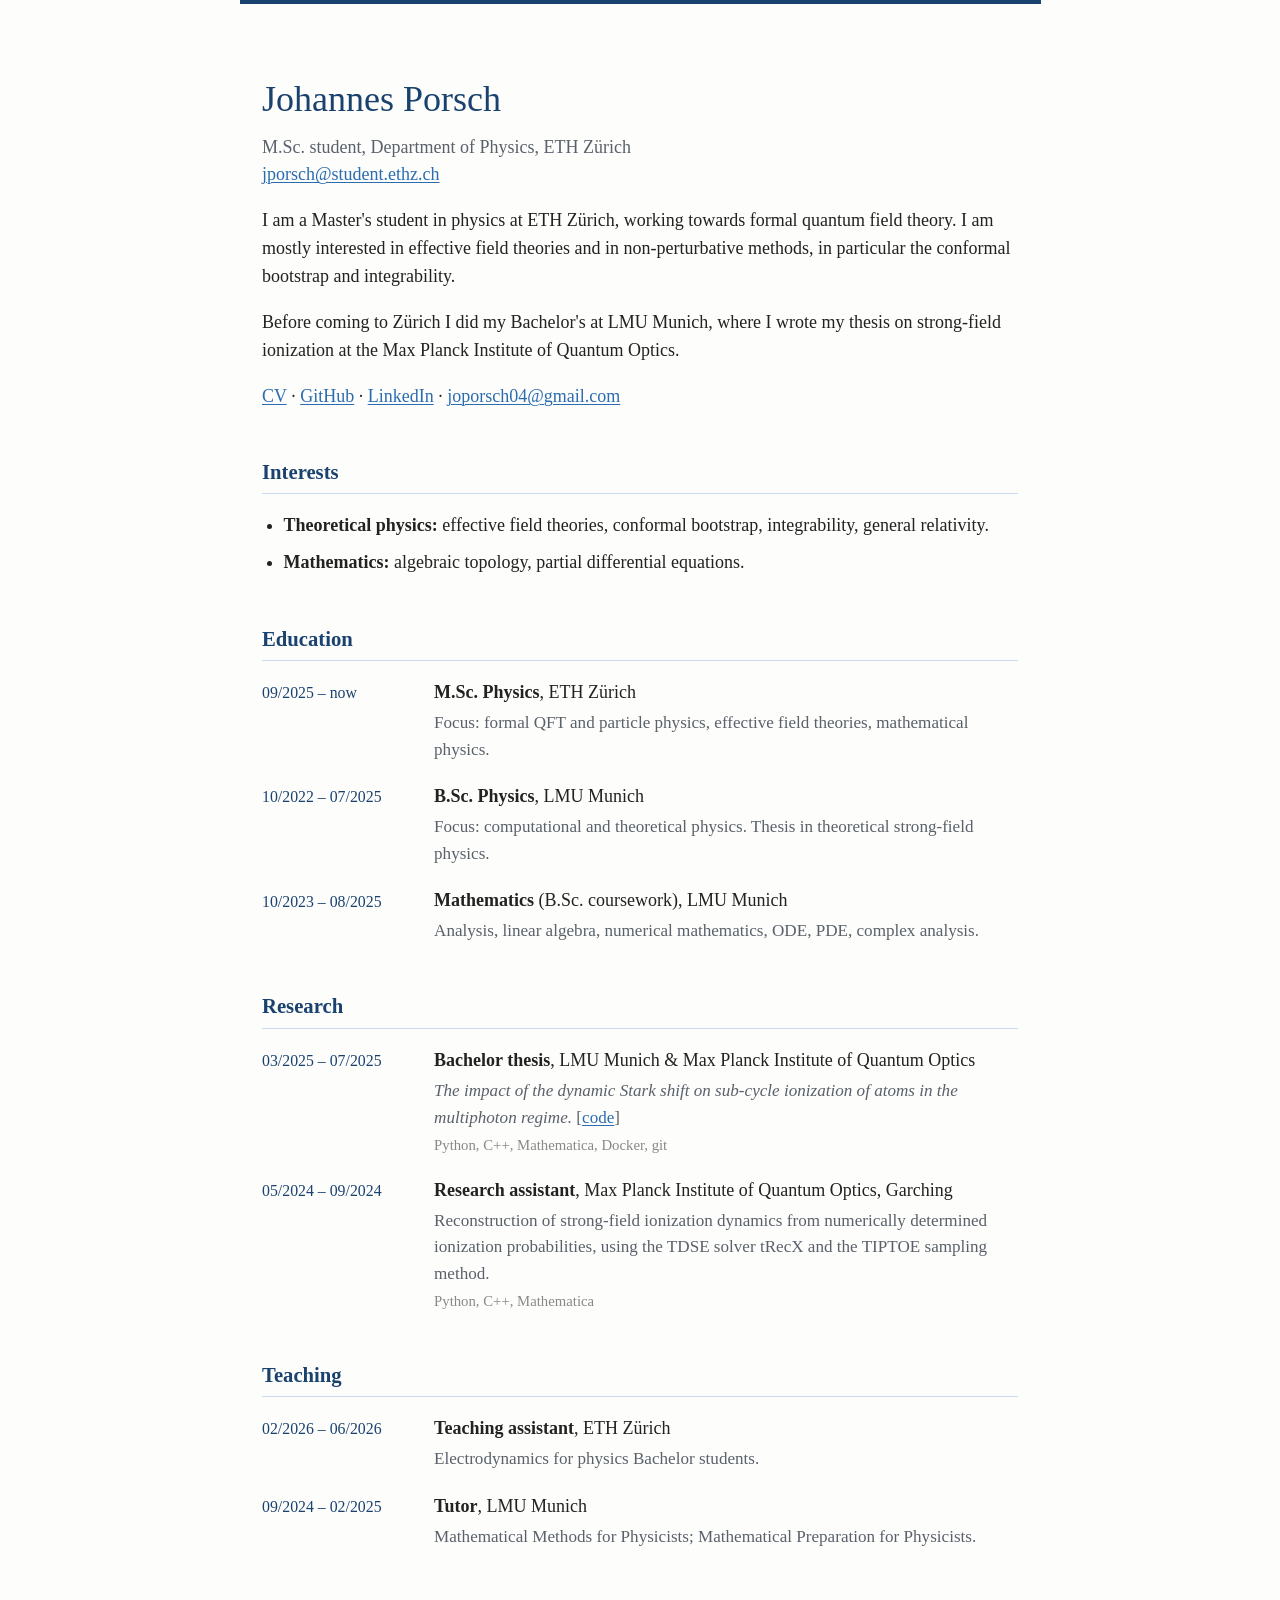
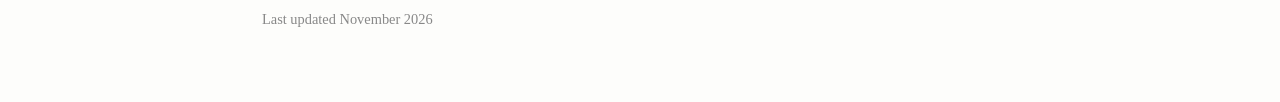
<file: index.html>
<!DOCTYPE html>
<html lang="en">
<head>
<meta charset="UTF-8">
<meta name="viewport" content="width=device-width, initial-scale=1.0">
<title>Johannes Porsch</title>
<meta name="description" content="Johannes Porsch, M.Sc. student in theoretical physics at ETH Zürich.">
<link rel="stylesheet" href="styles.css">
</head>
<body>
<main>

<header>
  <h1>Johannes Porsch</h1>
  <p class="affil">
    M.Sc. student, Department of Physics, ETH Zürich<br>
    <a href="mailto:jporsch@student.ethz.ch">jporsch@student.ethz.ch</a>
  </p>
</header>

<p>
  I am a Master's student in physics at ETH Zürich, working towards formal quantum field theory.
  I am mostly interested in effective field theories and in non-perturbative methods,
  in particular the conformal bootstrap and integrability.
</p>
<p>
  Before coming to Zürich I did my Bachelor's at LMU Munich, where I wrote my thesis on
  strong-field ionization at the Max Planck Institute of Quantum Optics.
</p>
<p class="links">
  <a href="cv.pdf">CV</a> ·
  <a href="https://github.com/joporsch04">GitHub</a> ·
  <a href="https://www.linkedin.com/in/joporsch04/">LinkedIn</a> ·
  <a href="mailto:joporsch04@gmail.com">joporsch04@gmail.com</a>
</p>

<h2>Interests</h2>
<ul>
  <li><b>Theoretical physics:</b> effective field theories, conformal bootstrap, integrability, general relativity.</li>
  <li><b>Mathematics:</b> algebraic topology, partial differential equations.</li>
</ul>

<h2>Education</h2>
<ul class="dated">
  <li><span>09/2025 – now</span>
    <div><b>M.Sc. Physics</b>, ETH Zürich
      <p class="note">Focus: formal QFT and particle physics, effective field theories, mathematical physics.</p></div></li>
  <li><span>10/2022 – 07/2025</span>
    <div><b>B.Sc. Physics</b>, LMU Munich
      <p class="note">Focus: computational and theoretical physics. Thesis in theoretical strong-field physics.</p></div></li>
  <li><span>10/2023 – 08/2025</span>
    <div><b>Mathematics</b> (B.Sc. coursework), LMU Munich
      <p class="note">Analysis, linear algebra, numerical mathematics, ODE, PDE, complex analysis.</p></div></li>
</ul>

<h2>Research</h2>
<ul class="dated">
  <li><span>03/2025 – 07/2025</span>
    <div><b>Bachelor thesis</b>, LMU Munich &amp; Max Planck Institute of Quantum Optics
      <p class="note"><i>The impact of the dynamic Stark shift on sub-cycle ionization of atoms in the multiphoton regime.</i>
      [<a href="https://github.com/joporsch04/Bachelor-thesis">code</a>]</p>
      <p class="tools">Python, C++, Mathematica, Docker, git</p></div></li>
  <li><span>05/2024 – 09/2024</span>
    <div><b>Research assistant</b>, Max Planck Institute of Quantum Optics, Garching
      <p class="note">Reconstruction of strong-field ionization dynamics from numerically determined
      ionization probabilities, using the TDSE solver tRecX and the TIPTOE sampling method.</p>
      <p class="tools">Python, C++, Mathematica</p></div></li>
</ul>

<h2>Teaching</h2>
<ul class="dated">
  <li><span>02/2026 – 06/2026</span>
    <div><b>Teaching assistant</b>, ETH Zürich
      <p class="note">Electrodynamics for physics Bachelor students.</p></div></li>
  <li><span>09/2024 – 02/2025</span>
    <div><b>Tutor</b>, LMU Munich
      <p class="note">Mathematical Methods for Physicists; Mathematical Preparation for Physicists.</p></div></li>
</ul>

<footer>Last updated November 2026</footer>

</main>
</body>
</html>
</file>
<file: styles.css>
:root {
  --navy: #1a426f;
  --link: #2b6cb0;
  --text: #222;
  --muted: #5a616b;
  --rule: #cadbef;
}

html {
  -webkit-text-size-adjust: 100%;
}

body {
  margin: 0;
  background: #fdfdfb;
  color: var(--text);
  font-family: Charter, "Bitstream Charter", "Sitka Text", Cambria, Georgia, serif;
  font-size: 18px;
  line-height: 1.55;
}

main {
  max-width: 42em;
  margin: 0 auto;
  padding: 3em 1.25em 4em;
  border-top: 4px solid var(--navy);
}

h1 {
  font-size: 2em;
  font-weight: normal;
  color: var(--navy);
  margin: 0.4em 0 0.15em;
}

h2 {
  font-size: 1.15em;
  color: var(--navy);
  margin: 2.2em 0 0.8em;
  padding-bottom: 0.25em;
  border-bottom: 1px solid var(--rule);
}

.affil {
  margin-top: 0;
  color: var(--muted);
}

a {
  color: var(--link);
  text-decoration-thickness: 1px;
  text-underline-offset: 2px;
}

a:hover {
  color: var(--navy);
}

ul {
  padding-left: 1.2em;
}

li {
  margin-bottom: 0.5em;
}

ul.dated {
  list-style: none;
  padding-left: 0;
}

ul.dated li {
  display: flex;
  gap: 1.2em;
  margin-bottom: 1.1em;
}

ul.dated span {
  flex: 0 0 9.5em;
  color: var(--navy);
  font-size: 0.88em;
  padding-top: 0.15em;
  font-variant-numeric: tabular-nums;
}

ul.dated div {
  flex: 1;
}

.note {
  margin: 0.2em 0 0;
  color: var(--muted);
  font-size: 0.95em;
}

.tools {
  margin: 0.2em 0 0;
  font-size: 0.82em;
  color: #888;
}

footer {
  margin-top: 4em;
  font-size: 0.8em;
  color: #888;
}

@media (max-width: 560px) {
  body {
    font-size: 17px;
  }

  ul.dated li {
    flex-direction: column;
    gap: 0;
  }

  ul.dated span {
    flex: none;
  }
}
</file>
